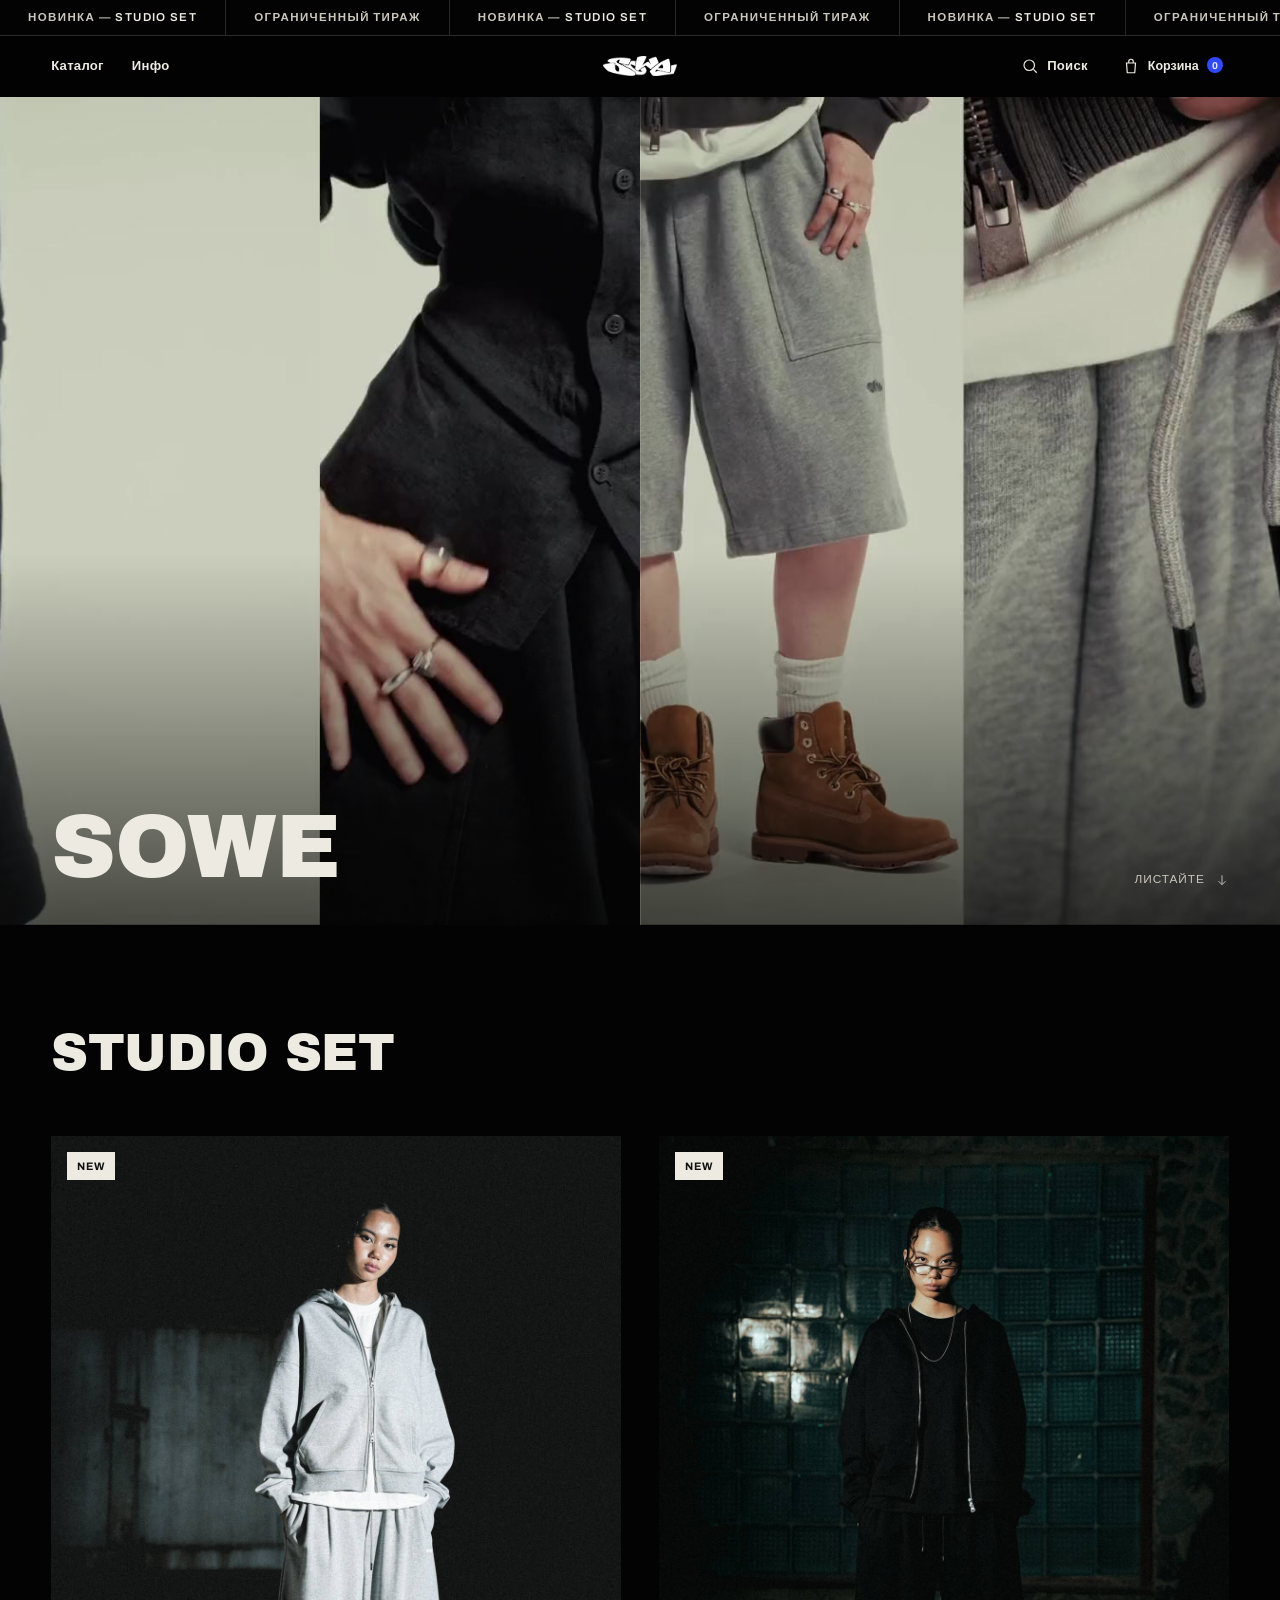
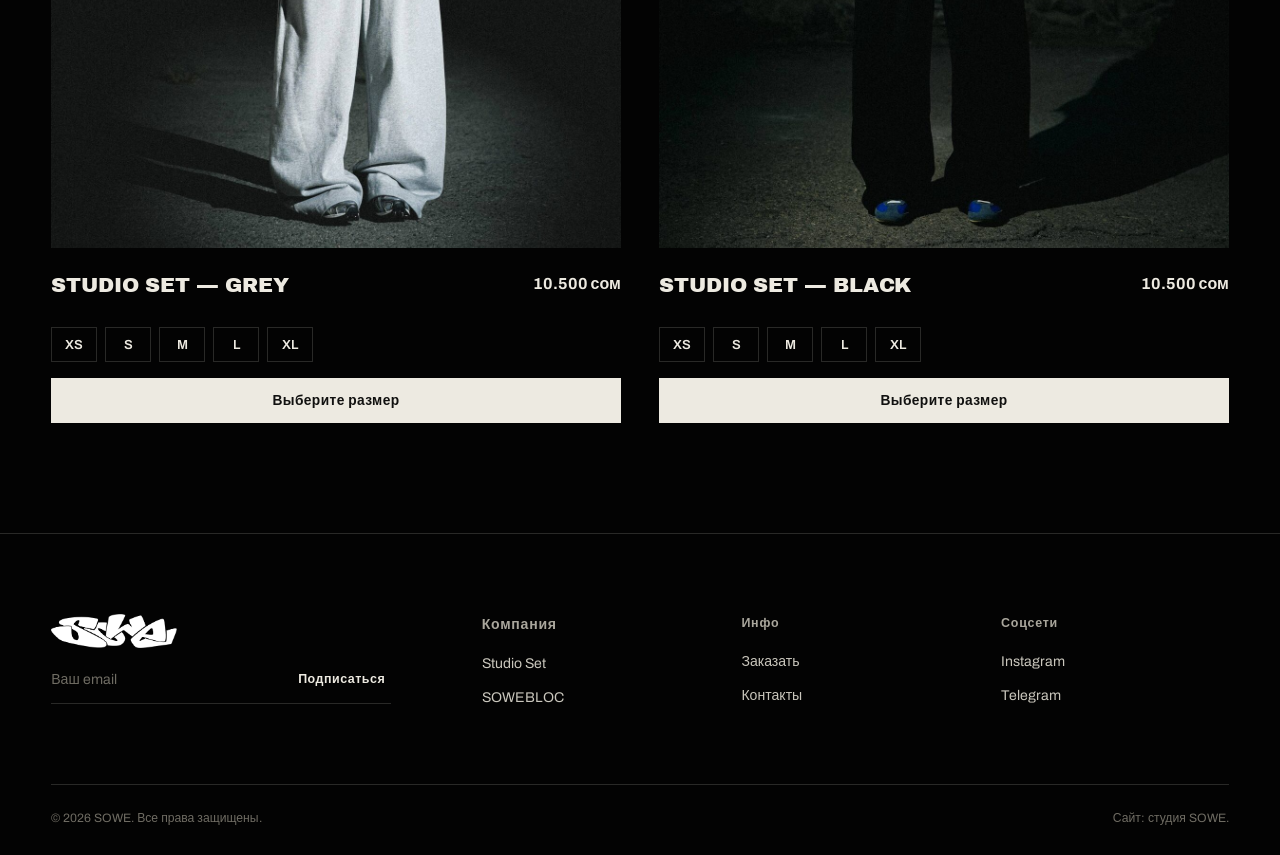
<file: index.html>
<!doctype html>
<html lang="ru">
<head>
<meta charset="UTF-8">
<meta name="viewport" content="width=device-width, initial-scale=1">
<title>SOWEBLOC</title>
<meta name="description" content="SOWE Studio Set — уже в продаже.">
<link rel="icon" href="assets/img/logo.png">
<link rel="stylesheet" href="styles.css">
</head>
<body>

<!-- ticker -->
<div class="ticker" aria-hidden="true">
  <div class="ticker__track">
    <span>НОВИНКА — <em>STUDIO SET</em></span>
    <span>ОГРАНИЧЕННЫЙ ТИРАЖ</span>
    <span>НОВИНКА — <em>STUDIO SET</em></span>
    <span>ОГРАНИЧЕННЫЙ ТИРАЖ</span>
    <span>НОВИНКА — <em>STUDIO SET</em></span>
    <span>ОГРАНИЧЕННЫЙ ТИРАЖ</span>
    <span>НОВИНКА — <em>STUDIO SET</em></span>
    <span>ОГРАНИЧЕННЫЙ ТИРАЖ</span>
  </div>
</div>

<!-- nav -->
<header class="nav" id="siteNav">
  <nav class="nav__links">
    <a href="#studio-set">Каталог</a>
    <a href="#info">Инфо</a>
  </nav>
  <a href="#top" class="nav__logo" aria-label="SOWE — главная">
    <img src="assets/img/logo-white-alpha.png" alt="SOWE">
  </a>
  <div class="nav__links nav__links--right">
    <a href="#studio-set" class="nav__icon-btn" aria-label="Поиск по каталогу">
      <svg viewBox="0 0 24 24" fill="none" stroke="currentColor" stroke-width="1.6"><circle cx="11" cy="11" r="7"/><line x1="21" y1="21" x2="16.6" y2="16.6"/></svg>
      <span class="nav__icon-label">Поиск</span>
    </a>
    <button class="nav__icon-btn" id="bagToggle" aria-label="Открыть корзину">
      <svg viewBox="0 0 24 24" fill="none" stroke="currentColor" stroke-width="1.6"><path d="M6 8h12l-1 13H7L6 8Z"/><path d="M9 8V6a3 3 0 0 1 6 0v2"/></svg>
      <span>Корзина</span>
      <span class="nav__bag-count" id="bagCount">0</span>
    </button>
  </div>
  <button class="nav__menu-btn" id="menuToggle" aria-label="Открыть меню" aria-expanded="false"><span></span><span></span><span></span></button>
</header>

<div class="mobile-menu" id="mobileMenu" aria-hidden="true">
  <a href="#studio-set">Каталог</a>
  <a href="#info">Инфо</a>
</div>

<main id="top">

  <!-- hero: the two supplied visuals, split, as in the reference -->
  <section class="hero">
    <div class="hero__panel">
      <video autoplay muted loop playsinline poster="assets/img/visual-1-poster.jpg">
        <source src="assets/video/visual-1.mp4" type="video/mp4">
      </video>
    </div>
    <div class="hero__panel">
      <video autoplay muted loop playsinline poster="assets/img/visual-2-poster.jpg">
        <source src="assets/video/visual-2.mp4" type="video/mp4">
      </video>
    </div>
    <div class="hero__divider"></div>
    <div class="hero__copy">
      <h1>SOWE</h1>
    </div>
    <div class="hero__scroll">
      <span>ЛИСТАЙТЕ</span>
      <svg viewBox="0 0 24 24" fill="none" stroke="currentColor" stroke-width="1.6"><path d="M12 4v16M6 14l6 6 6-6"/></svg>
    </div>
  </section>

  <!-- shop grid: two colorway cards -->
  <section class="shop" id="studio-set">
    <div class="wrap">
      <div class="shop__head">
        <h2>Studio Set</h2>
      
      </div>

      <div class="shop__grid">

        <article class="shop-card" data-color-name="Серый">
          <div class="shop-card__media">
            <span class="shop-card__badge">NEW</span>
            <img class="shop-card__img shop-card__img--a" src="assets/img/grey2.jpg" alt="Studio Set, серый — модель в худи на молнии">
            <img class="shop-card__img shop-card__img--b" src="assets/img/grey8.jpg" alt="Studio Set, серый — вид в полный рост">
          </div>
          <div class="shop-card__body">
            <div class="shop-card__head">
              <div>
                <h3>Studio Set — GREY</h3>
                <p class="shop-card__sub"></p>
              </div>
              <span class="shop-card__price">10.500 сом</span>
            </div>
            <div class="shop-card__sizes">
              <button class="size-pill">XS</button>
              <button class="size-pill">S</button>
              <button class="size-pill">M</button>
              <button class="size-pill">L</button>
              <button class="size-pill">XL</button>
            </div>
            <button class="shop-card__add" data-state="idle">
              <span class="shop-card__add-label">Выберите размер</span>
            </button>
          </div>
        </article>

        <article class="shop-card" data-color-name="Чёрный">
          <div class="shop-card__media">
            <span class="shop-card__badge">NEW</span>
            <img class="shop-card__img shop-card__img--a" src="assets/img/black.jpg" alt="Studio Set, чёрный — модель в худи на молнии">
            <img class="shop-card__img shop-card__img--b" src="assets/img/black2.jpg" alt="Studio Set, чёрный — вид в полный рост">
          </div>
          <div class="shop-card__body">
            <div class="shop-card__head">
              <div>
                <h3>Studio Set — BLACK</h3>
                <p class="shop-card__sub"></p>
              </div>
              <span class="shop-card__price">10.500 сом</span>
            </div>
            <div class="shop-card__sizes">
              <button class="size-pill">XS</button>
              <button class="size-pill">S</button>
              <button class="size-pill">M</button>
              <button class="size-pill">L</button>
              <button class="size-pill">XL</button>
            </div>
            <button class="shop-card__add" data-state="idle">
              <span class="shop-card__add-label">Выберите размер</span>
            </button>
          </div>
        </article>

      </div>
    </div>
  </section>

</main>

<!-- footer -->
<footer class="footer" id="info">
  <div class="wrap">
    <div class="footer__top">
      <div class="footer__mark">
        <img src="assets/img/logo-white-alpha.png" alt="SOWE">
        <form class="newsletter" id="newsletterForm">
          <input type="email" placeholder="Ваш email" required aria-label="Email адрес">
          <button type="submit">Подписаться</button>
        </form>
        <p class="newsletter__note" id="newsletterNote"></p>
      </div>
      <div class="footer__col">
        <h3><a href="company.html">Компания</a></h3>
        <ul>
          <li><a href="#studio-set">Studio Set</a></li>
          <li><a href="stores.html">SOWEBLOC</a></li>
        </ul>
      </div>
      <div class="footer__col">
        <h3>Инфо</h3>
        <ul>
          <li><a href="https://t.me/SOWEBLOCOFF" target="_blank" rel="noopener noreferrer">Заказать</a></li>
          <li><a href="#">Контакты</a></li>
        </ul>
      </div>
      <div class="footer__col">
        <h3>Соцсети</h3>
        <ul>
          <li><a href="https://www.instagram.com/sowebloc/" target="_blank" rel="noopener noreferrer">Instagram</a></li>
          <li><a href="https://t.me/sowebloc" target="_blank" rel="noopener noreferrer">Telegram</a></li>
      
        </ul>
      </div>
    </div>
    <div class="footer__bottom">
      <span>© <span id="year"></span> SOWE. Все права защищены.</span>
      <span>Сайт: студия SOWE.</span>
    </div>
  </div>
</footer>

<!-- cart drawer -->
<div class="drawer-overlay" id="drawerOverlay"></div>
<aside class="drawer" id="drawer" aria-hidden="true">
  <div class="drawer__head">
    <h3>Ваша корзина</h3>
    <button class="drawer__close" id="drawerClose" aria-label="Закрыть корзину"><svg viewBox="0 0 24 24" fill="none" stroke="currentColor" stroke-width="1.6"><path d="M5 5l14 14M19 5L5 19"/></svg></button>
  </div>
  <div class="drawer__body" id="drawerBody">
    <p class="drawer__empty">Ваша корзина пуста.</p>
  </div>
</aside>

<script src="script.js"></script>
</body>
</html>
</file>
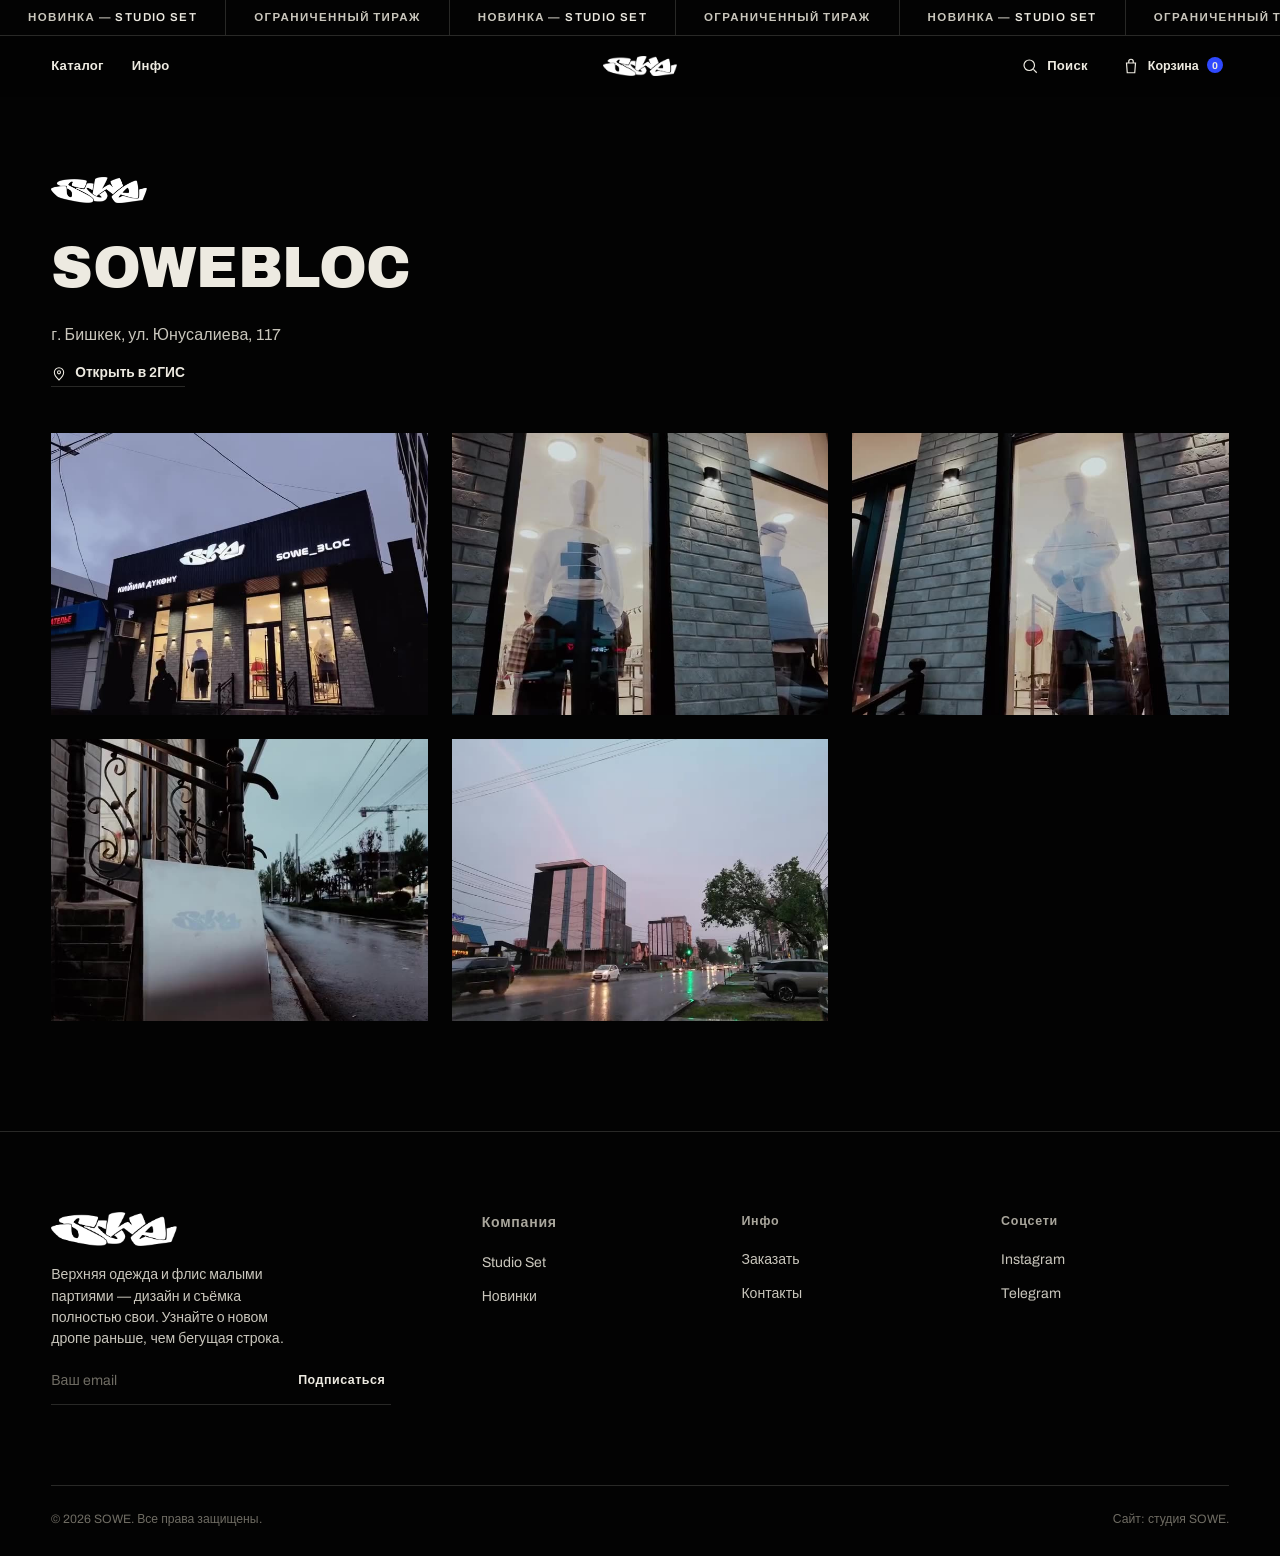
<file: company.html>
<!doctype html>
<html lang="ru">
<head>
<meta charset="UTF-8">
<meta name="viewport" content="width=device-width, initial-scale=1">
<title>SOWEBLOC — Компания</title>
<meta name="description" content="SOWEBLOC — магазин в Бишкеке. Юнусалиева ул., 117.">
<link rel="icon" href="assets/img/logo.png">
<link rel="stylesheet" href="styles.css">
</head>
<body>

<!-- ticker -->
<div class="ticker" aria-hidden="true">
  <div class="ticker__track">
    <span>НОВИНКА — <em>STUDIO SET</em></span>
    <span>ОГРАНИЧЕННЫЙ ТИРАЖ</span>
    <span>НОВИНКА — <em>STUDIO SET</em></span>
    <span>ОГРАНИЧЕННЫЙ ТИРАЖ</span>
    <span>НОВИНКА — <em>STUDIO SET</em></span>
    <span>ОГРАНИЧЕННЫЙ ТИРАЖ</span>
    <span>НОВИНКА — <em>STUDIO SET</em></span>
    <span>ОГРАНИЧЕННЫЙ ТИРАЖ</span>
  </div>
</div>

<!-- nav -->
<header class="nav" id="siteNav">
  <nav class="nav__links">
    <a href="index.html#studio-set">Каталог</a>
    <a href="index.html#info">Инфо</a>
  </nav>
  <a href="index.html#top" class="nav__logo" aria-label="SOWE — главная">
    <img src="assets/img/logo-white-alpha.png" alt="SOWE">
  </a>
  <div class="nav__links nav__links--right">
    <a href="index.html#studio-set" class="nav__icon-btn" aria-label="Поиск по каталогу">
      <svg viewBox="0 0 24 24" fill="none" stroke="currentColor" stroke-width="1.6"><circle cx="11" cy="11" r="7"/><line x1="21" y1="21" x2="16.6" y2="16.6"/></svg>
      <span class="nav__icon-label">Поиск</span>
    </a>
    <button class="nav__icon-btn" id="bagToggle" aria-label="Открыть корзину">
      <svg viewBox="0 0 24 24" fill="none" stroke="currentColor" stroke-width="1.6"><path d="M6 8h12l-1 13H7L6 8Z"/><path d="M9 8V6a3 3 0 0 1 6 0v2"/></svg>
      <span>Корзина</span>
      <span class="nav__bag-count" id="bagCount">0</span>
    </button>
  </div>
  <button class="nav__menu-btn" id="menuToggle" aria-label="Открыть меню" aria-expanded="false"><span></span><span></span><span></span></button>
</header>

<div class="mobile-menu" id="mobileMenu" aria-hidden="true">
  <a href="index.html#studio-set">Каталог</a>
  <a href="index.html#info">Инфо</a>
</div>

<main id="top">

  <!-- company / store page -->
  <section class="store">
    <div class="wrap">
      <div class="store__head">
        <img class="store__logo" src="assets/img/logo-white-alpha.png" alt="SOWEBLOC">
        <h1>SOWEBLOC</h1>
        <p class="store__address">г. Бишкек, ул. Юнусалиева, 117</p>
        <a class="store__map-link" href="https://go.2gis.com/phkQy" target="_blank" rel="noopener noreferrer">
          <svg viewBox="0 0 24 24" fill="none" stroke="currentColor" stroke-width="1.6"><path d="M12 21s7-6.1 7-11.5A7 7 0 0 0 5 9.5C5 14.9 12 21 12 21Z"/><circle cx="12" cy="9.5" r="2.3"/></svg>
          Открыть в 2ГИС
        </a>
      </div>

      <div class="store__grid">
        <div class="store__item">
          <video autoplay muted loop playsinline poster="assets/company/img/facade-poster.jpg">
            <source src="assets/company/video/facade.mp4" type="video/mp4">
          </video>
        </div>
        <div class="store__item">
          <video autoplay muted loop playsinline poster="assets/company/img/storefront-window-1-poster.jpg">
            <source src="assets/company/video/storefront-window-1.mp4" type="video/mp4">
          </video>
        </div>
        <div class="store__item">
          <video autoplay muted loop playsinline poster="assets/company/img/storefront-window-2-poster.jpg">
            <source src="assets/company/video/storefront-window-2.mp4" type="video/mp4">
          </video>
        </div>
        <div class="store__item">
          <video autoplay muted loop playsinline poster="assets/company/img/sign-street-poster.jpg">
            <source src="assets/company/video/sign-street.mp4" type="video/mp4">
          </video>
        </div>
        <div class="store__item">
          <video autoplay muted loop playsinline poster="assets/company/img/street-view-poster.jpg">
            <source src="assets/company/video/street-view.mp4" type="video/mp4">
          </video>
        </div>
      </div>
    </div>
  </section>

</main>

<!-- footer -->
<footer class="footer" id="info">
  <div class="wrap">
    <div class="footer__top">
      <div class="footer__mark">
        <img src="assets/img/logo-white-alpha.png" alt="SOWE">
        <p>Верхняя одежда и флис малыми партиями — дизайн и съёмка полностью свои. Узнайте о новом дропе раньше, чем бегущая строка.</p>
        <form class="newsletter" id="newsletterForm">
          <input type="email" placeholder="Ваш email" required aria-label="Email адрес">
          <button type="submit">Подписаться</button>
        </form>
        <p class="newsletter__note" id="newsletterNote"></p>
      </div>
      <div class="footer__col">
        <h3><a href="company.html">Компания</a></h3>
        <ul>
          <li><a href="index.html#studio-set">Studio Set</a></li>
          <li><a href="index.html#top">Новинки</a></li>
        </ul>
      </div>
      <div class="footer__col">
        <h3>Инфо</h3>
        <ul>
          <li><a href="https://t.me/SOWEBLOCOFF" target="_blank" rel="noopener noreferrer">Заказать</a></li>
          <li><a href="#">Контакты</a></li>
        </ul>
      </div>
      <div class="footer__col">
        <h3>Соцсети</h3>
        <ul>
          <li><a href="https://www.instagram.com/sowebloc/" target="_blank" rel="noopener noreferrer">Instagram</a></li>
          <li><a href="https://t.me/sowebloc" target="_blank" rel="noopener noreferrer">Telegram</a></li>
        </ul>
      </div>
    </div>
    <div class="footer__bottom">
      <span>© <span id="year"></span> SOWE. Все права защищены.</span>
      <span>Сайт: студия SOWE.</span>
    </div>
  </div>
</footer>

<!-- cart drawer -->
<div class="drawer-overlay" id="drawerOverlay"></div>
<aside class="drawer" id="drawer" aria-hidden="true">
  <div class="drawer__head">
    <h3>Ваша корзина</h3>
    <button class="drawer__close" id="drawerClose" aria-label="Закрыть корзину"><svg viewBox="0 0 24 24" fill="none" stroke="currentColor" stroke-width="1.6"><path d="M5 5l14 14M19 5L5 19"/></svg></button>
  </div>
  <div class="drawer__body" id="drawerBody">
    <p class="drawer__empty">Ваша корзина пуста.</p>
  </div>
</aside>

<script src="script.js"></script>
</body>
</html>
</file>
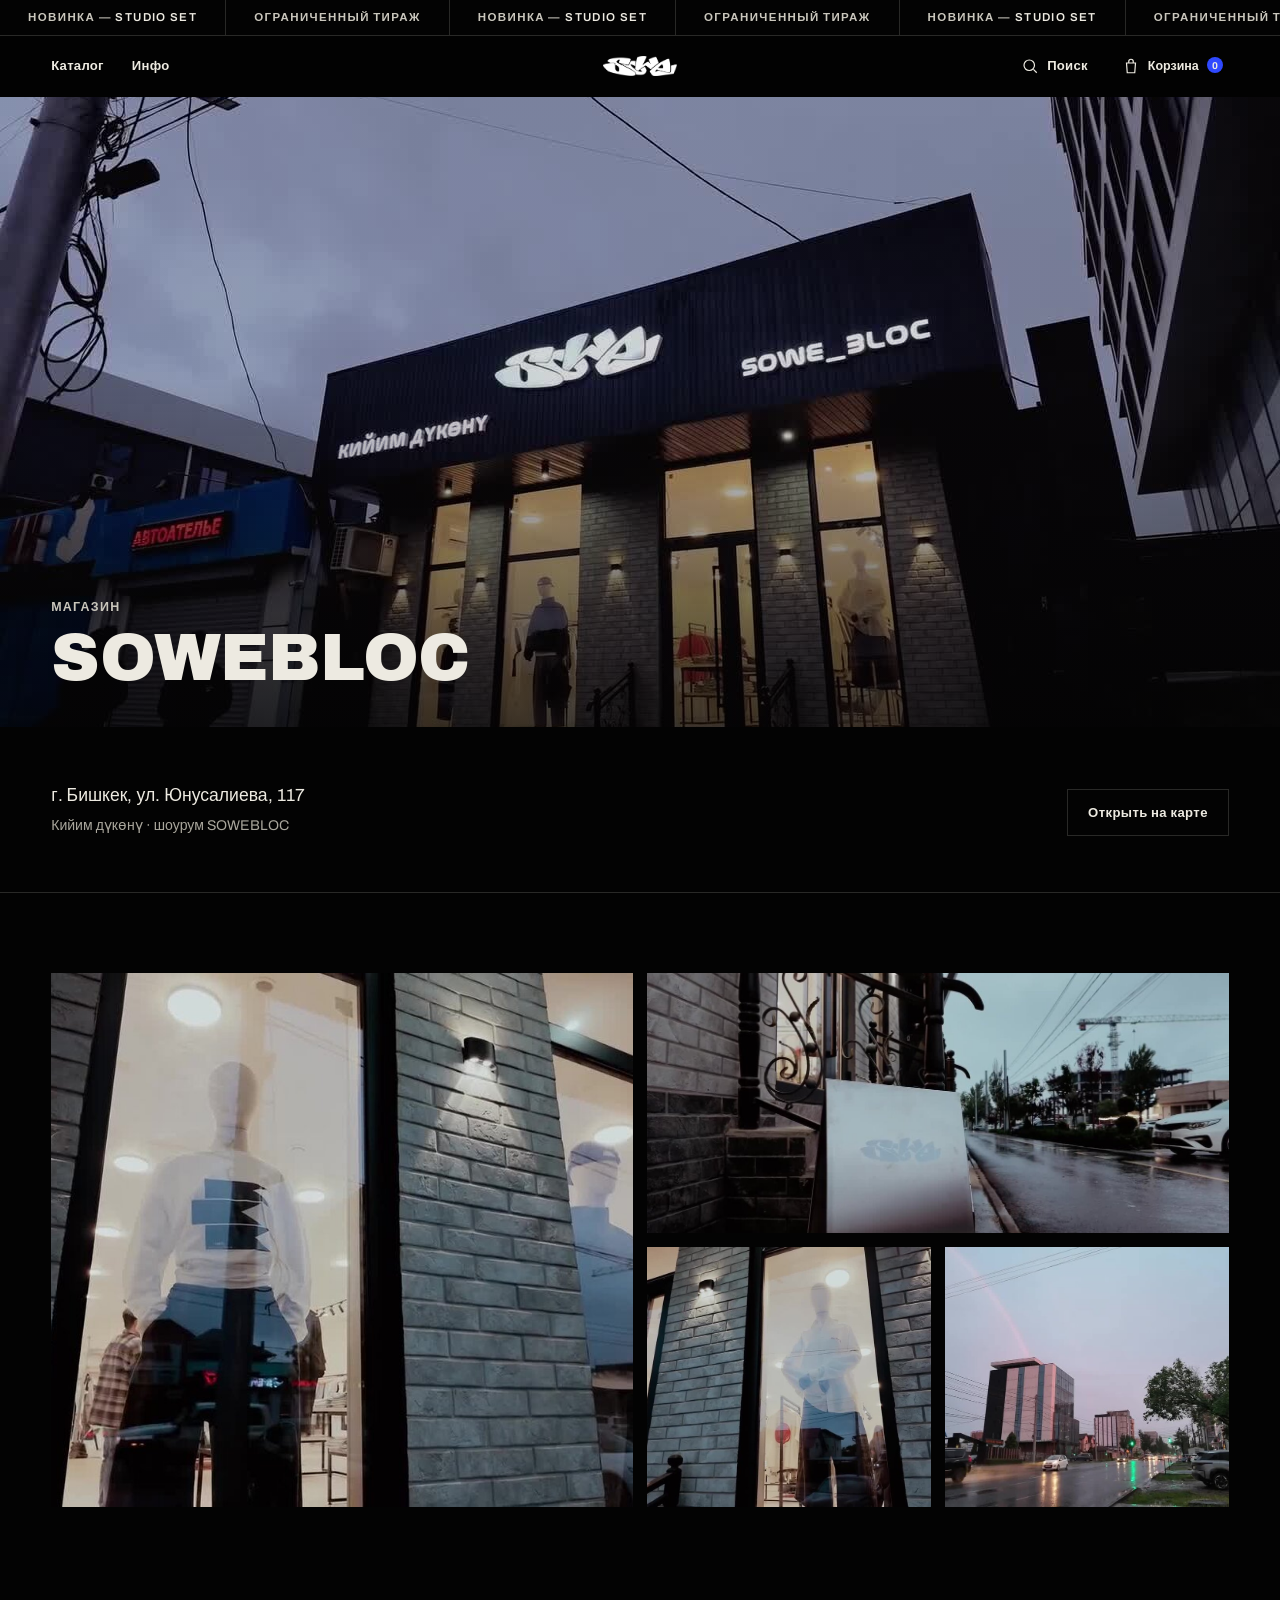
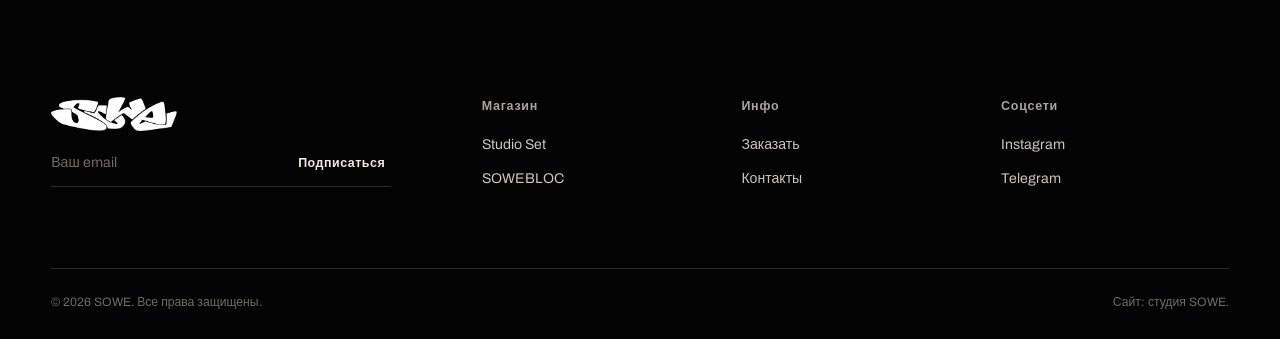
<file: stores.html>
<!doctype html>
<html lang="ru">
<head>
<meta charset="UTF-8">
<meta name="viewport" content="width=device-width, initial-scale=1">
<title>SOWEBLOC — Магазин в Бишкеке</title>
<meta name="description" content="SOWEBLOC — шоурум в Бишкеке. Г. Бишкек, Юнусалиева ул, 117.">
<link rel="icon" href="assets/img/logo.png">
<link rel="stylesheet" href="styles.css">
</head>
<body>

<!-- ticker -->
<div class="ticker" aria-hidden="true">
  <div class="ticker__track">
    <span>НОВИНКА — <em>STUDIO SET</em></span>
    <span>ОГРАНИЧЕННЫЙ ТИРАЖ</span>
    <span>НОВИНКА — <em>STUDIO SET</em></span>
    <span>ОГРАНИЧЕННЫЙ ТИРАЖ</span>
    <span>НОВИНКА — <em>STUDIO SET</em></span>
    <span>ОГРАНИЧЕННЫЙ ТИРАЖ</span>
    <span>НОВИНКА — <em>STUDIO SET</em></span>
    <span>ОГРАНИЧЕННЫЙ ТИРАЖ</span>
  </div>
</div>

<!-- nav -->
<header class="nav" id="siteNav">
  <nav class="nav__links">
    <a href="index.html#studio-set">Каталог</a>
    <a href="index.html#info">Инфо</a>
  </nav>
  <a href="index.html#top" class="nav__logo" aria-label="SOWE — главная">
    <img src="assets/img/logo-white-alpha.png" alt="SOWE">
  </a>
  <div class="nav__links nav__links--right">
    <a href="index.html#studio-set" class="nav__icon-btn" aria-label="Поиск по каталогу">
      <svg viewBox="0 0 24 24" fill="none" stroke="currentColor" stroke-width="1.6"><circle cx="11" cy="11" r="7"/><line x1="21" y1="21" x2="16.6" y2="16.6"/></svg>
      <span class="nav__icon-label">Поиск</span>
    </a>
    <button class="nav__icon-btn" id="bagToggle" aria-label="Открыть корзину">
      <svg viewBox="0 0 24 24" fill="none" stroke="currentColor" stroke-width="1.6"><path d="M6 8h12l-1 13H7L6 8Z"/><path d="M9 8V6a3 3 0 0 1 6 0v2"/></svg>
      <span>Корзина</span>
      <span class="nav__bag-count" id="bagCount">0</span>
    </button>
  </div>
  <button class="nav__menu-btn" id="menuToggle" aria-label="Открыть меню" aria-expanded="false"><span></span><span></span><span></span></button>
</header>

<div class="mobile-menu" id="mobileMenu" aria-hidden="true">
  <a href="index.html#studio-set">Каталог</a>
  <a href="index.html#info">Инфо</a>
</div>

<main id="top">

  <!-- store hero: storefront photo + name/address overlay -->
  <section class="store-hero">
    <img src="assets/img/store-hero.jpg" alt="Витрина магазина SOWEBLOC вечером, вывеска с логотипом">
    <div class="store-hero__copy">
      <p>МАГАЗИН</p>
      <h1>SOWEBLOC</h1>
    </div>
  </section>

  <!-- address + map link -->
  <section class="store-info">
    <div class="wrap store-info__grid">
      <p class="store-info__address">
        г. Бишкек, ул. Юнусалиева, 117
        <span>Кийим дүкөнү · шоурум SOWEBLOC</span>
      </p>
      <a class="store-info__map" href="https://www.google.com/maps/search/?api=1&query=Бишкек%20ул.%20Юнусалиева%20117" target="_blank" rel="noopener noreferrer">Открыть на карте</a>
    </div>
  </section>

  <!-- photo grid -->
  <section class="store-gallery">
    <div class="wrap">
      <div class="store-gallery__grid">
        <div class="store-gallery__item store-gallery__item--a">
          <img src="assets/img/store-1.jpg" alt="Витрина SOWEBLOC — манекен в худи">
        </div>
        <div class="store-gallery__item store-gallery__item--b">
          <img src="assets/img/store-3.jpg" alt="Табличка SOWEBLOC у входа в магазин">
        </div>
        <div class="store-gallery__item store-gallery__item--c">
          <img src="assets/img/store-2.jpg" alt="Витрина SOWEBLOC — манекен в куртке">
        </div>
        <div class="store-gallery__item store-gallery__item--d">
          <img src="assets/img/store-4.jpg" alt="Улица рядом с магазином SOWEBLOC">
        </div>
      </div>
    </div>
  </section>

</main>

<!-- footer -->
<footer class="footer" id="info">
  <div class="wrap">
    <div class="footer__top">
      <div class="footer__mark">
        <img src="assets/img/logo-white-alpha.png" alt="SOWE">
        <form class="newsletter" id="newsletterForm">
          <input type="email" placeholder="Ваш email" required aria-label="Email адрес">
          <button type="submit">Подписаться</button>
        </form>
        <p class="newsletter__note" id="newsletterNote"></p>
      </div>
      <div class="footer__col">
        <h3>Магазин</h3>
        <ul>
          <li><a href="index.html#studio-set">Studio Set</a></li>
          <li><a href="stores.html">SOWEBLOC</a></li>
        </ul>
      </div>
      <div class="footer__col">
        <h3>Инфо</h3>
        <ul>
          <li><a href="https://t.me/SOWEBLOCOFF" target="_blank" rel="noopener noreferrer">Заказать</a></li>
          <li><a href="#">Контакты</a></li>
        </ul>
      </div>
      <div class="footer__col">
        <h3>Соцсети</h3>
        <ul>
          <li><a href="https://www.instagram.com/sowebloc/" target="_blank" rel="noopener noreferrer">Instagram</a></li>
          <li><a href="https://t.me/sowebloc" target="_blank" rel="noopener noreferrer">Telegram</a></li>
        </ul>
      </div>
    </div>
    <div class="footer__bottom">
      <span>© <span id="year"></span> SOWE. Все права защищены.</span>
      <span>Сайт: студия SOWE.</span>
    </div>
  </div>
</footer>

<!-- cart drawer -->
<div class="drawer-overlay" id="drawerOverlay"></div>
<aside class="drawer" id="drawer" aria-hidden="true">
  <div class="drawer__head">
    <h3>Ваша корзина</h3>
    <button class="drawer__close" id="drawerClose" aria-label="Закрыть корзину"><svg viewBox="0 0 24 24" fill="none" stroke="currentColor" stroke-width="1.6"><path d="M5 5l14 14M19 5L5 19"/></svg></button>
  </div>
  <div class="drawer__body" id="drawerBody">
    <p class="drawer__empty">Ваша корзина пуста.</p>
  </div>
</aside>

<script src="script.js"></script>
</body>
</html>
</file>
<file: styles.css>
/* ==========================================================================
   SOWE — design tokens
   ========================================================================== */

@import url('https://fonts.googleapis.com/css2?family=Archivo:ital,wght@0,400;0,500;0,600;0,700;0,800;1,500&family=Archivo+Black&display=swap');

:root{
  --black:#030303;
  --black-soft:#0c0c0a;
  --bone:#edeae1;
  --bone-dim:#c9c6bc;
  --ink:#111110;
  --grey:#a9a69c;
  --grey-deep:#6f6c63;
  --blue:#2f49ff;
  --teal:#3c5c57;
  --line-on-dark:rgba(237,234,225,.16);
  --line-on-light:rgba(17,17,16,.14);

  --display:'Archivo Black', 'Archivo', Arial, sans-serif;
  --body:'Archivo', Arial, sans-serif;

  --container:1400px;
  --gutter:clamp(20px, 4vw, 56px);

  --ease:cubic-bezier(.16,.84,.44,1);
}

*,*::before,*::after{ box-sizing:border-box; }
html{ scroll-behavior:smooth; overflow-x:hidden; }
@media (prefers-reduced-motion:reduce){
  html{ scroll-behavior:auto; }
  *{ animation-duration:.001ms !important; animation-iteration-count:1 !important; transition-duration:.001ms !important; }
}

body{
  margin:0;
  background:var(--black);
  color:var(--bone);
  font-family:var(--body);
  font-size:16px;
  line-height:1.5;
  -webkit-font-smoothing:antialiased;
}

img,video{ display:block; max-width:100%; }

a{ color:inherit; text-decoration:none; }

button{
  font-family:inherit;
  cursor:pointer;
  background:none;
  border:none;
  color:inherit;
}

ul{ margin:0; padding:0; list-style:none; }

h1,h2,h3,p{ margin:0; }

:focus-visible{
  outline:2px solid var(--blue);
  outline-offset:3px;
}

.wrap{
  max-width:var(--container);
  margin:0 auto;
  padding-left:var(--gutter);
  padding-right:var(--gutter);
}

.eyebrow{
  font-size:.72rem;
  letter-spacing:.08em;
  color:var(--grey);
}

/* ==========================================================================
   Marquee ticker
   ========================================================================== */

.ticker{
  background:var(--black);
  border-bottom:1px solid var(--line-on-dark);
  overflow:hidden;
  white-space:nowrap;
  position:relative;
  z-index:60;
}
.ticker__track{
  display:inline-flex;
  align-items:center;
  animation:scroll-left 28s linear infinite;
  will-change:transform;
}
.ticker--reverse .ticker__track{
  animation-name:scroll-right;
}
.ticker span{
  font-size:.72rem;
  font-weight:600;
  letter-spacing:.12em;
  padding:9px 28px;
  color:var(--bone-dim);
  border-right:1px solid var(--line-on-dark);
}
.ticker span em{
  font-style:normal;
  color:var(--bone);
}
@keyframes scroll-left{
  from{ transform:translateX(0); }
  to{ transform:translateX(-50%); }
}
@keyframes scroll-right{
  from{ transform:translateX(-50%); }
  to{ transform:translateX(0); }
}
@media (prefers-reduced-motion:reduce){
  .ticker__track{ animation:none; }
  .ticker{ overflow-x:auto; }
}

/* ==========================================================================
   Nav
   ========================================================================== */

.nav{
  position:sticky;
  top:0;
  z-index:50;
  display:grid;
  grid-template-columns:1fr auto 1fr;
  align-items:center;
  padding:16px var(--gutter);
  background:rgba(3,3,3,.72);
  backdrop-filter:blur(10px);
  -webkit-backdrop-filter:blur(10px);
  border-bottom:1px solid transparent;
  transition:border-color .3s var(--ease), background .3s var(--ease);
}
.nav.is-scrolled{
  border-bottom-color:var(--line-on-dark);
  background:rgba(3,3,3,.92);
}
.nav__links{
  display:flex;
  gap:28px;
  grid-column:1;
}
.nav__links a{
  font-size:.82rem;
  font-weight:600;
  letter-spacing:.02em;
  position:relative;
  padding:4px 0;
}
.nav__links a::after{
  content:'';
  position:absolute;
  left:0; right:100%;
  bottom:0;
  height:1px;
  background:var(--bone);
  transition:right .28s var(--ease);
}
.nav__links a:hover::after{ right:0; }
.nav__links--right{
  grid-column:3;
  justify-content:flex-end;
  align-items:center;
}
.nav__logo{
  grid-column:2;
  justify-self:center;
}
.nav__logo img{
  height:20px;
  width:auto;
  display:block;
}
.nav__icon-btn{
  display:inline-flex;
  align-items:center;
  gap:8px;
  font-size:.78rem;
  font-weight:600;
}
.nav__icon-btn svg{ width:18px; height:18px; }
.nav__bag-count{
  display:inline-flex;
  align-items:center;
  justify-content:center;
  min-width:16px;
  height:16px;
  padding:0 3px;
  border-radius:50%;
  background:var(--blue);
  color:var(--bone);
  font-size:.62rem;
  font-weight:700;
  transform:translateY(-1px);
}
.nav__menu-btn{
  display:none;
  grid-column:1;
  justify-self:start;
  flex-direction:column;
  gap:4px;
  width:22px;
}
.nav__menu-btn span{
  height:1.5px;
  background:var(--bone);
  width:100%;
}

@media (max-width:760px){
  .nav__links:not(.nav__links--right){ display:none; }
  .nav__menu-btn{ display:flex; }
  .nav__links--right{ gap:18px; }
  .nav__icon-label,
  .nav__icon-btn span:not(.nav__bag-count){ display:none; }
}

.mobile-menu{
  display:none;
  position:sticky;
  top:53px;
  z-index:49;
  background:var(--black);
  border-bottom:1px solid var(--line-on-dark);
  flex-direction:column;
  max-height:0;
  overflow:hidden;
  transition:max-height .3s var(--ease);
}
.mobile-menu.is-open{ max-height:220px; }
.mobile-menu a{
  padding:16px var(--gutter);
  font-size:.9rem;
  font-weight:600;
  border-bottom:1px solid var(--line-on-dark);
}
@media (max-width:760px){
  .mobile-menu{ display:flex; }
}

/* ==========================================================================
   Hero — split visuals
   ========================================================================== */

.hero{
  position:relative;
  display:grid;
  grid-template-columns:1fr 1fr;
  height:min(92vh, 880px);
  min-height:520px;
  background:var(--black);
}
.hero__panel{
  position:relative;
  overflow:hidden;
}
.hero__panel video,
.hero__panel img{
  position:absolute;
  inset:0;
  width:100%;
  height:100%;
  object-fit:cover;
}
.hero__panel::after{
  content:'';
  position:absolute;
  inset:0;
  background:linear-gradient(180deg, rgba(3,3,3,.05) 0%, rgba(3,3,3,.05) 55%, rgba(3,3,3,.65) 100%);
}
.hero__divider{
  position:absolute;
  top:0; bottom:0; left:50%;
  width:1px;
  background:var(--line-on-dark);
  z-index:2;
}
.hero__copy{
  position:absolute;
  left:var(--gutter);
  bottom:36px;
  z-index:3;
  max-width:640px;
}
.hero__copy h1{
  font-family:var(--display);
  font-weight:400;
  text-transform:uppercase;
  font-size:clamp(2.4rem, 7vw, 5.6rem);
  line-height:.94;
  letter-spacing:-.01em;
  color:var(--bone);
}
.hero__copy p{
  margin-top:14px;
  max-width:38ch;
  color:var(--bone-dim);
  font-size:.98rem;
}
.hero__scroll{
  position:absolute;
  right:var(--gutter);
  bottom:36px;
  z-index:3;
  display:flex;
  align-items:center;
  gap:10px;
  color:var(--bone-dim);
  font-size:.74rem;
  letter-spacing:.08em;
}
.hero__scroll svg{
  width:14px; height:14px;
  animation:bob 1.8s ease-in-out infinite;
}
@keyframes bob{
  0%,100%{ transform:translateY(0); }
  50%{ transform:translateY(5px); }
}

@media (max-width:720px){
  .hero{ height:min(78vh, 640px); min-height:440px; }
  .hero__copy{ left:20px; bottom:24px; }
  .hero__copy h1{ font-size:clamp(2.2rem, 12vw, 3.4rem); }
  .hero__scroll{ right:20px; bottom:24px; font-size:.66rem; }
}

/* ==========================================================================
   Shop — two colorway cards
   ========================================================================== */

.shop{
  padding:90px 0 110px;
  border-bottom:1px solid var(--line-on-dark);
}
.shop__head{
  margin-bottom:44px;
  max-width:56ch;
}
.shop__head h2{
  font-family:var(--display);
  font-weight:400;
  text-transform:uppercase;
  font-size:clamp(2rem, 4vw, 3.2rem);
  letter-spacing:-.01em;
}
.shop__head p{
  margin-top:12px;
  color:var(--bone-dim);
  font-size:.96rem;
}

.shop__grid{
  display:grid;
  grid-template-columns:1fr 1fr;
  gap:clamp(24px, 3vw, 48px);
}

.shop-card{
  display:flex;
  flex-direction:column;
}
.shop-card__media{
  position:relative;
  aspect-ratio:4/5;
  overflow:hidden;
  background:var(--black-soft);
}
.shop-card__img{
  position:absolute;
  inset:0;
  width:100%; height:100%;
  object-fit:cover;
  transition:opacity .5s var(--ease);
}
.shop-card__img--b{ opacity:0; }
.shop-card:hover .shop-card__img--a{ opacity:0; }
.shop-card:hover .shop-card__img--b{ opacity:1; }
.shop-card__badge{
  position:absolute;
  top:16px; left:16px;
  z-index:2;
  font-size:.68rem;
  font-weight:700;
  letter-spacing:.08em;
  padding:6px 10px;
  background:var(--bone);
  color:var(--ink);
}

.shop-card__body{
  padding-top:22px;
}
.shop-card__head{
  display:flex;
  justify-content:space-between;
  align-items:flex-start;
  gap:16px;
}
.shop-card__head h3{
  font-family:var(--display);
  font-weight:400;
  text-transform:uppercase;
  font-size:clamp(1.05rem, 4.2vw, 1.3rem);
  letter-spacing:-.005em;
}
.shop-card__sub{
  margin-top:6px;
  font-size:.8rem;
  color:var(--grey);
}
.shop-card__price{
  font-weight:700;
  font-size:1rem;
  white-space:nowrap;
  padding-top:2px;
}

.shop-card__sizes{
  display:flex;
  flex-wrap:wrap;
  gap:8px;
  margin-top:20px;
}
.size-pill{
  min-width:46px;
  padding:9px 4px;
  text-align:center;
  border:1px solid var(--line-on-dark);
  font-size:.82rem;
  font-weight:600;
  transition:border-color .2s var(--ease), color .2s var(--ease), opacity .2s var(--ease);
}
.size-pill:hover{ border-color:var(--bone); }
.size-pill.is-active{
  border-color:var(--bone);
  background:var(--bone);
  color:var(--ink);
}

.shop-card__add{
  margin-top:16px;
  width:100%;
  padding:15px 18px;
  background:var(--bone);
  color:var(--ink);
  font-size:.86rem;
  font-weight:700;
  letter-spacing:.03em;
  transition:background .2s var(--ease), transform .2s var(--ease);
}
.shop-card__add:hover{ background:#fff; }
.shop-card__add:active{ transform:scale(.99); }
.shop-card__add[data-state="added"]{
  background:var(--blue);
  color:var(--bone);
}

@media (max-width:760px){
  .shop__grid{ grid-template-columns:1fr; gap:56px; }
}

@media (max-width:480px){
  .shop-card__head{
    flex-direction:column;
    align-items:flex-start;
    gap:4px;
  }
  .shop-card__price{ font-size:.92rem; }
  .shop{ padding:56px 0 72px; }
  .shop__head{ margin-bottom:28px; }
  .store{ padding:48px 0 72px; }
}

/* ==========================================================================
   Store — company page
   ========================================================================== */

.store{
  padding:80px 0 110px;
  border-bottom:1px solid var(--line-on-dark);
}
.store__head{
  margin-bottom:44px;
}
.store__logo{
  height:26px;
  width:auto;
  margin-bottom:22px;
}
.store__head h1{
  font-family:var(--display);
  font-weight:400;
  text-transform:uppercase;
  font-size:clamp(2.2rem, 5vw, 3.6rem);
  letter-spacing:-.01em;
}
.store__address{
  margin-top:12px;
  color:var(--bone-dim);
  font-size:1rem;
  letter-spacing:.01em;
}
.store__map-link{
  margin-top:16px;
  display:inline-flex;
  align-items:center;
  gap:8px;
  font-size:.86rem;
  font-weight:600;
  color:var(--bone);
  padding-bottom:2px;
  border-bottom:1px solid var(--line-on-dark);
  transition:border-color .2s var(--ease), color .2s var(--ease);
}
.store__map-link svg{ width:16px; height:16px; flex-shrink:0; }
.store__map-link:hover{
  border-color:var(--bone);
  color:var(--blue);
}

.store__grid{
  display:grid;
  grid-template-columns:repeat(3, 1fr);
  gap:clamp(14px, 2vw, 24px);
}
.store__item{
  position:relative;
  aspect-ratio:4/3;
  overflow:hidden;
  background:var(--black-soft);
}
.store__item video{
  position:absolute;
  inset:0;
  width:100%; height:100%;
  object-fit:cover;
}

@media (max-width:760px){
  .store__grid{ grid-template-columns:1fr 1fr; }
}
@media (max-width:480px){
  .store__grid{ grid-template-columns:1fr; }
}

/* ==========================================================================
   Store — location page
   ========================================================================== */

.store-hero{
  position:relative;
  height:min(70vh, 640px);
  min-height:380px;
  overflow:hidden;
  background:var(--black);
}
.store-hero img{
  position:absolute;
  inset:0;
  width:100%; height:100%;
  object-fit:cover;
}
.store-hero::after{
  content:'';
  position:absolute;
  inset:0;
  background:linear-gradient(180deg, rgba(3,3,3,.15) 0%, rgba(3,3,3,.15) 45%, rgba(3,3,3,.75) 100%);
}
.store-hero__copy{
  position:absolute;
  left:var(--gutter);
  bottom:36px;
  z-index:2;
  max-width:640px;
}
.store-hero__copy p{
  font-size:.78rem;
  font-weight:700;
  letter-spacing:.1em;
  color:var(--bone-dim);
  margin-bottom:10px;
}
.store-hero__copy h1{
  font-family:var(--display);
  font-weight:400;
  text-transform:uppercase;
  font-size:clamp(2.2rem, 6vw, 4.2rem);
  line-height:.96;
  letter-spacing:-.01em;
  color:var(--bone);
}

.store-info{
  padding:56px 0;
  border-bottom:1px solid var(--line-on-dark);
}
.store-info__grid{
  display:grid;
  grid-template-columns:1fr auto;
  align-items:end;
  gap:24px;
}
.store-info__address{
  font-size:1.1rem;
  color:var(--bone);
}
.store-info__address span{
  display:block;
  margin-top:6px;
  font-size:.88rem;
  color:var(--grey);
}
.store-info__map{
  font-size:.82rem;
  font-weight:700;
  letter-spacing:.03em;
  padding:13px 20px;
  border:1px solid var(--line-on-dark);
  white-space:nowrap;
  transition:border-color .2s var(--ease), background .2s var(--ease);
}
.store-info__map:hover{
  border-color:var(--bone);
  background:var(--bone);
  color:var(--ink);
}

@media (max-width:600px){
  .store-info__grid{ grid-template-columns:1fr; align-items:start; }
  .store-info__map{ width:100%; text-align:center; }
}

.store-gallery{
  padding:80px 0 110px;
}
.store-gallery__grid{
  display:grid;
  grid-template-columns:repeat(4, 1fr);
  grid-auto-rows:260px;
  gap:14px;
}
.store-gallery__item{
  position:relative;
  overflow:hidden;
  background:var(--black-soft);
}
.store-gallery__item img{
  position:absolute;
  inset:0;
  width:100%; height:100%;
  object-fit:cover;
  transition:transform .6s var(--ease);
}
.store-gallery__item:hover img{ transform:scale(1.04); }
.store-gallery__item--a{ grid-column:span 2; grid-row:span 2; }
.store-gallery__item--b{ grid-column:span 2; grid-row:span 1; }
.store-gallery__item--c{ grid-column:span 1; grid-row:span 1; }
.store-gallery__item--d{ grid-column:span 1; grid-row:span 1; }

@media (max-width:760px){
  .store-gallery__grid{ grid-template-columns:repeat(2, 1fr); grid-auto-rows:auto; }
  .store-gallery__item--a,
  .store-gallery__item--b,
  .store-gallery__item--c,
  .store-gallery__item--d{ grid-column:span 1; grid-row:span 1; aspect-ratio:4/5; }
}

/* ==========================================================================
   Footer
   ========================================================================== */

.footer{
  padding:80px 0 28px;
}
.footer__top{
  display:grid;
  grid-template-columns:1.4fr repeat(3, .8fr);
  gap:32px;
  padding-bottom:56px;
}
.footer__mark img{
  height:34px;
  width:auto;
  margin-bottom:18px;
}
.footer__top p{
  max-width:32ch;
  color:var(--bone-dim);
  font-size:.88rem;
}
.footer__col h3{
  font-size:.78rem;
  font-weight:700;
  letter-spacing:.06em;
  color:var(--grey);
  margin-bottom:16px;
}
.footer__col h3 a{
  color:inherit;
  transition:color .2s var(--ease);
}
.footer__col h3 a:hover{ color:var(--bone); }
.footer__col ul{
  display:grid;
  gap:10px;
}
.footer__col a{
  font-size:.88rem;
  color:var(--bone-dim);
  transition:color .2s var(--ease);
}
.footer__col a:hover{ color:var(--bone); }

.newsletter{
  display:flex;
  border-bottom:1px solid var(--line-on-dark);
  padding-bottom:10px;
  margin-top:18px;
  max-width:340px;
}
.newsletter input{
  flex:1;
  background:none;
  border:none;
  color:var(--bone);
  font-family:inherit;
  font-size:.88rem;
  padding:6px 0;
}
.newsletter input::placeholder{ color:var(--grey-deep); }
.newsletter button{
  font-size:.78rem;
  font-weight:700;
  letter-spacing:.04em;
  white-space:nowrap;
}
.newsletter__note{
  margin-top:10px;
  font-size:.78rem;
  color:var(--grey);
  min-height:1em;
}

.footer__bottom{
  display:flex;
  justify-content:space-between;
  gap:16px;
  padding-top:24px;
  border-top:1px solid var(--line-on-dark);
  font-size:.76rem;
  color:var(--grey-deep);
}

@media (max-width:760px){
  .footer__top{ grid-template-columns:1fr 1fr; }
  .footer__mark{ grid-column:span 2; }
  .footer__bottom{ flex-direction:column; }
}

/* ==========================================================================
   Cart drawer
   ========================================================================== */

.drawer-overlay{
  position:fixed; inset:0;
  background:rgba(3,3,3,.6);
  z-index:90;
  opacity:0;
  pointer-events:none;
  transition:opacity .3s var(--ease);
}
.drawer-overlay.is-open{ opacity:1; pointer-events:auto; }

.drawer{
  position:fixed;
  top:0; right:0; bottom:0;
  width:min(400px, 92vw);
  background:var(--black-soft);
  border-left:1px solid var(--line-on-dark);
  z-index:95;
  transform:translateX(100%);
  transition:transform .35s var(--ease);
  display:flex;
  flex-direction:column;
}
.drawer.is-open{ transform:translateX(0); }
.drawer__head{
  display:flex;
  justify-content:space-between;
  align-items:center;
  padding:22px var(--gutter);
  border-bottom:1px solid var(--line-on-dark);
}
.drawer__head h3{
  font-size:.86rem;
  font-weight:700;
  letter-spacing:.04em;
}
.drawer__close svg{ width:16px; height:16px; }
.drawer__body{
  padding:22px var(--gutter);
  flex:1;
  overflow-y:auto;
}
.drawer__empty{
  color:var(--grey);
  font-size:.88rem;
}
.drawer__item{
  display:flex;
  gap:14px;
}
.drawer__item img{
  width:76px; height:96px;
  object-fit:cover;
  flex-shrink:0;
}
.drawer__item-name{ font-weight:600; font-size:.92rem; }
.drawer__item-meta{ font-size:.8rem; color:var(--grey); margin-top:4px; }
.drawer__item-price{ font-size:.86rem; margin-top:10px; }
.drawer__foot{
  padding:22px var(--gutter);
  border-top:1px solid var(--line-on-dark);
}
.drawer__foot .add-to-bag{ margin-top:0; }
</file>
